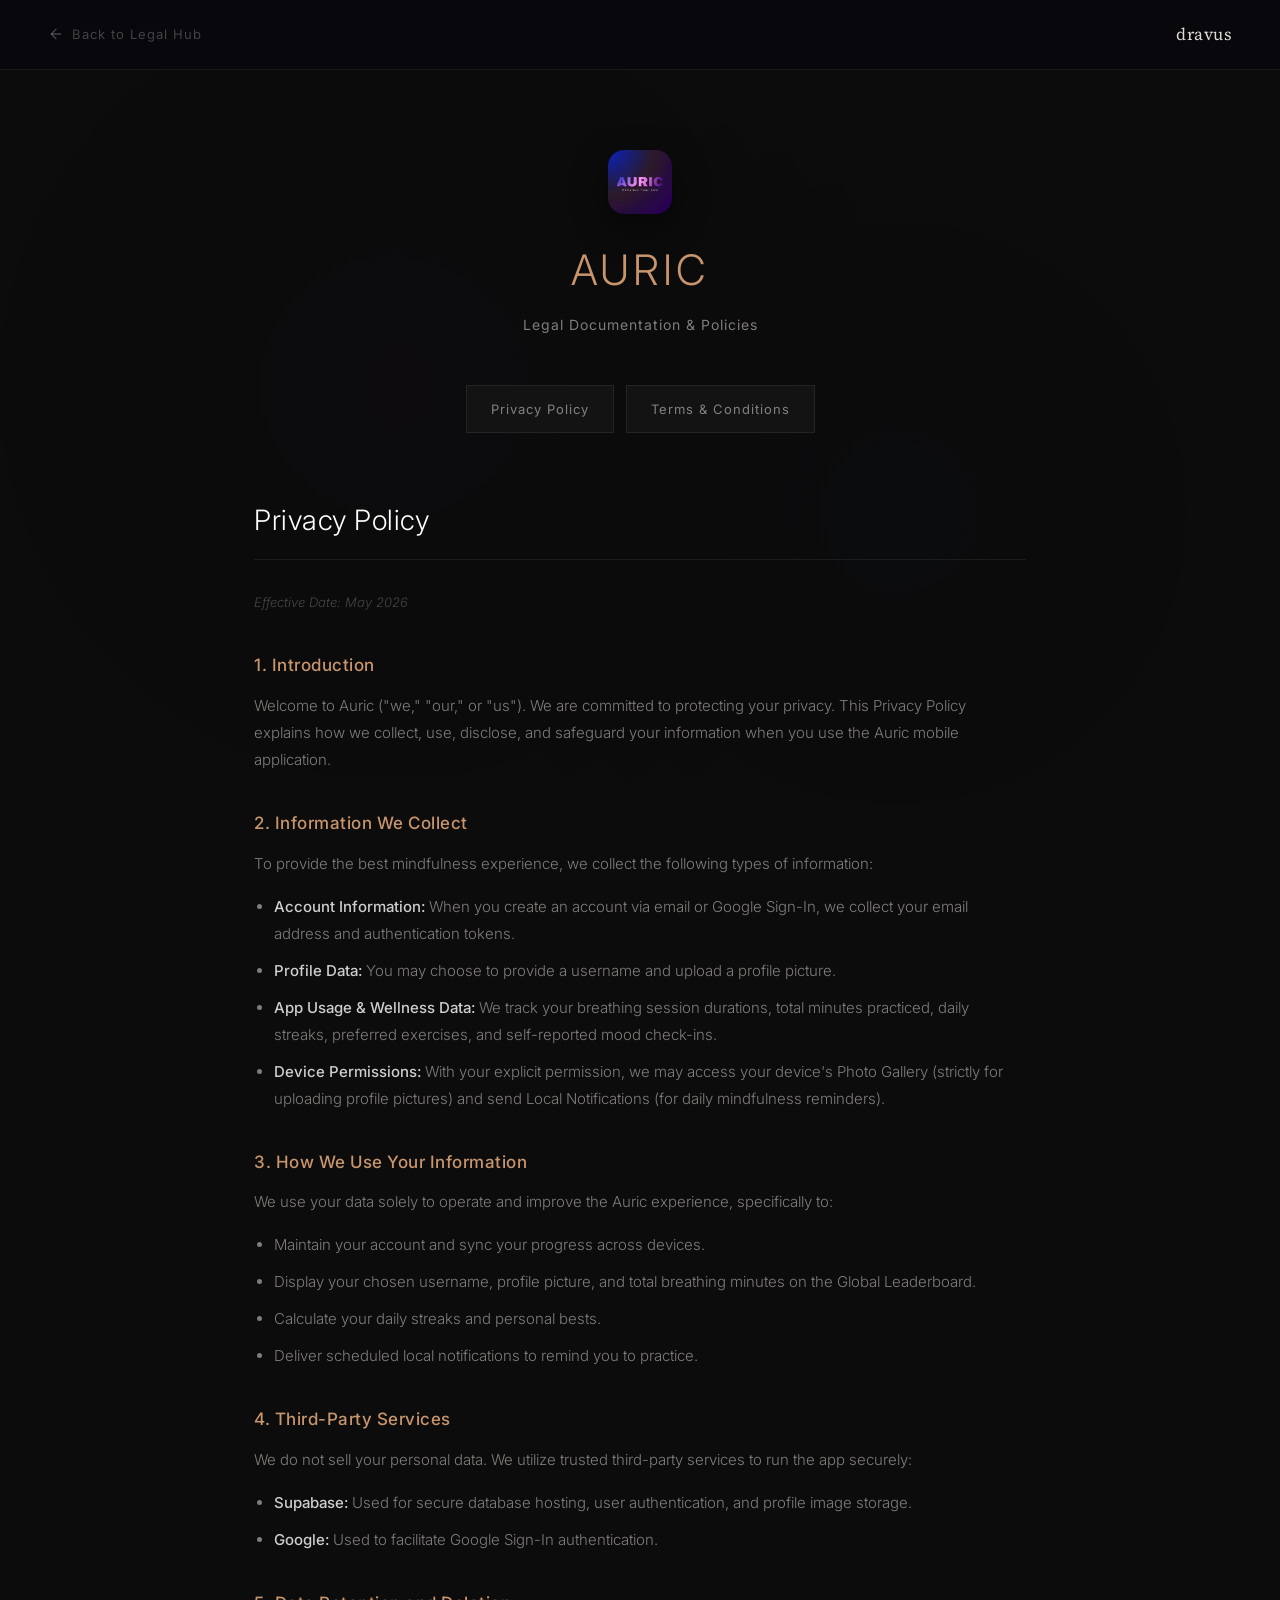
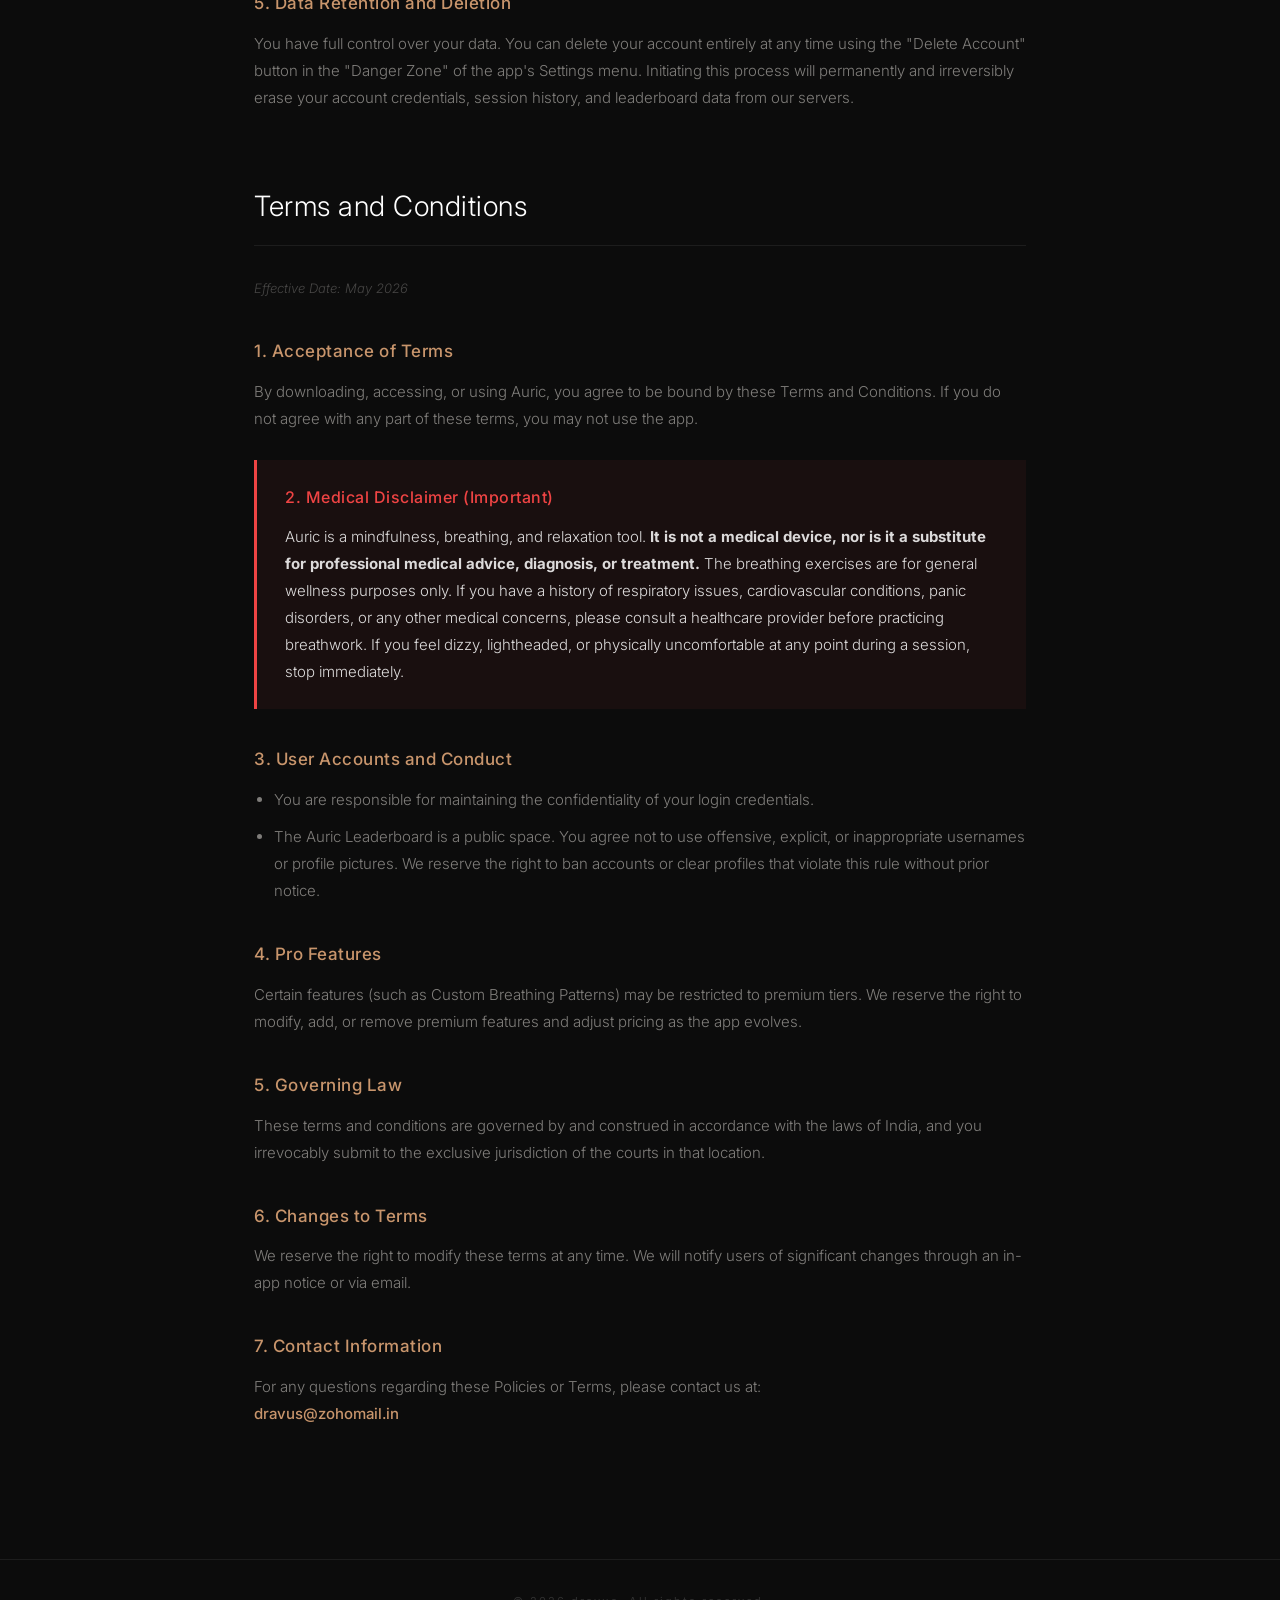
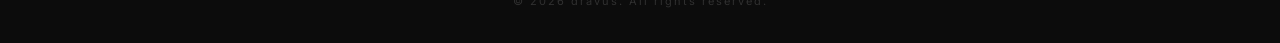
<file: auric-legal.html>
<!DOCTYPE html>
<html lang="en">

<head>
  <meta charset="UTF-8">
  <meta name="viewport" content="width=device-width, initial-scale=1.0">
  <title>AURIC — Privacy Policy & Terms of Service | DRAVUS</title>
  <meta name="description"
    content="Privacy Policy and Terms of Service for the AURIC mindfulness and breathwork application. Learn about data collection, medical disclaimers, and user rights.">
  <meta name="keywords" content="AURIC privacy policy, AURIC terms of service, breathwork app legal, mindfulness app privacy, DRAVUS legal">
  <meta name="robots" content="index, follow">
  <link rel="canonical" href="https://drazoldravus.github.io/developer-home/auric-legal.html" />

  <!-- Open Graph -->
  <meta property="og:type" content="article" />
  <meta property="og:url" content="https://drazoldravus.github.io/developer-home/auric-legal.html" />
  <meta property="og:title" content="AURIC — Privacy Policy & Terms of Service" />
  <meta property="og:description" content="Legal documentation for AURIC mindfulness and breathwork application." />
  <meta property="og:image" content="https://drazoldravus.github.io/developer-home/icon-auric.png" />

  <!-- Favicon -->
  <link rel="icon" type="image/png" href="icon-auric.png">
  <link rel="stylesheet" href="styles.css">
  <style>
    /* ── Auric Legal Specific ── */
    .legal-page {
      min-height: 100vh;
      display: flex;
      flex-direction: column;
    }

    .legal-nav {
      position: sticky;
      top: 0;
      z-index: 100;
      padding: 20px 48px;
      display: flex;
      align-items: center;
      justify-content: space-between;
      background: rgba(6, 6, 14, 0.6);
      backdrop-filter: blur(20px) saturate(1.5);
      border-bottom: 1px solid var(--border);
      animation: slideDown 0.8s ease forwards;
    }

    .back-link {
      display: flex;
      align-items: center;
      gap: 8px;
      font-size: 13px;
      letter-spacing: 1px;
      color: var(--text-muted);
      transition: all 0.3s ease;
    }

    .back-link:hover {
      color: var(--primary);
      transform: translateX(-4px);
    }

    .legal-container {
      max-width: 820px;
      margin: 0 auto;
      padding: 80px 24px 60px;
      width: 100%;
      flex: 1;
    }

    /* ── Title Section ── */
    .title-section {
      text-align: center;
      margin-bottom: 48px;
      animation: fadeInUp 0.8s ease both;
    }

    .title-icon {
      width: 64px;
      height: 64px;
      border-radius: 16px;
      background: var(--bg) url('icon-auric.png') center/cover;
      margin: 0 auto 20px;
      box-shadow: 0 12px 32px rgba(0, 0, 0, 0.5);
    }

    .title-section h1 {
      font-size: clamp(28px, 5vw, 42px);
      font-weight: 300;
      letter-spacing: 4px;
      color: var(--primary);
      margin-bottom: 8px;
    }

    .title-section .subtitle {
      color: var(--text-secondary);
      font-size: 14px;
      letter-spacing: 1px;
    }

    /* ── Nav Pills ── */
    .nav-pills {
      display: flex;
      justify-content: center;
      gap: 12px;
      margin-bottom: 64px;
      animation: fadeInUp 0.8s 0.15s ease both;
      flex-wrap: wrap;
    }

    .nav-pill {
      padding: 12px 24px;
      border-radius: var(--radius-pill);
      background: var(--surface);
      border: 1px solid var(--border);
      font-size: 13px;
      letter-spacing: 1px;
      color: var(--text-secondary);
      transition: all 0.3s ease;
      font-weight: 400;
    }

    .nav-pill:hover {
      border-color: rgba(168, 85, 247, 0.3);
      color: var(--primary);
      background: var(--primary-dim);
      transform: translateY(-2px);
    }

    /* ── Content Sections ── */
    .legal-section {
      margin-bottom: 72px;
      animation: fadeInUp 0.8s 0.3s ease both;
    }

    .legal-section h2 {
      font-size: clamp(22px, 4vw, 28px);
      font-weight: 300;
      color: #fff;
      padding-bottom: 14px;
      margin-bottom: 28px;
      border-bottom: 1px solid var(--border);
      letter-spacing: 0.5px;
    }

    .legal-section h3 {
      font-size: 17px;
      font-weight: 500;
      margin-top: 36px;
      margin-bottom: 12px;
      color: var(--primary);
      letter-spacing: 0.5px;
    }

    .legal-section p {
      color: var(--text-secondary);
      font-size: 15px;
      line-height: 1.8;
      margin-bottom: 16px;
      font-weight: 300;
    }

    .legal-section em {
      color: var(--text-muted);
      font-size: 13px;
    }

    .legal-section ul {
      padding-left: 20px;
      margin-bottom: 16px;
    }

    .legal-section li {
      color: var(--text-secondary);
      font-size: 15px;
      line-height: 1.8;
      margin-bottom: 10px;
      font-weight: 300;
    }

    .legal-section li strong {
      color: rgba(255, 255, 255, 0.8);
      font-weight: 500;
    }

    /* ── Disclaimer Box ── */
    .disclaimer-box {
      background: rgba(239, 68, 68, 0.06);
      border-left: 3px solid #ef4444;
      border-radius: 0 var(--radius-sm) var(--radius-sm) 0;
      padding: 24px 28px;
      margin: 28px 0;
    }

    .disclaimer-box h3 {
      color: #ef4444;
      margin-top: 0;
      font-size: 16px;
    }

    .disclaimer-box p {
      color: rgba(255, 255, 255, 0.85);
      margin-bottom: 0;
    }

    /* ── Contact Link ── */
    .contact-email {
      color: var(--primary);
      text-decoration: none;
      font-weight: 500;
      transition: all 0.3s ease;
      border-bottom: 1px solid transparent;
    }

    .contact-email:hover {
      border-bottom-color: var(--primary);
    }

    /* ── Footer ── */
    .legal-footer {
      text-align: center;
      padding: 32px 24px;
      border-top: 1px solid var(--border);
      margin-top: auto;
    }

    .legal-footer p {
      color: rgba(255, 255, 255, 0.15);
      font-size: 11px;
      letter-spacing: 2px;
    }

    /* ── Responsive ── */
    @media (max-width: 768px) {
      .legal-nav {
        padding: 16px 24px;
      }

      .legal-container {
        padding: 48px 20px 40px;
      }

      .title-section {
        margin-bottom: 36px;
      }

      .nav-pills {
        margin-bottom: 40px;
      }

      .legal-section {
        margin-bottom: 48px;
      }

      .disclaimer-box {
        padding: 20px;
      }
    }
  </style>
</head>

<body>
  <canvas id="bg-canvas"></canvas>

  <div class="legal-page">

    <!-- Nav -->
    <nav class="legal-nav">
      <a href="legal.html" class="back-link">
        <svg width="16" height="16" viewBox="0 0 24 24" fill="none" stroke="currentColor" stroke-width="2"
          stroke-linecap="round" stroke-linejoin="round">
          <path d="M19 12H5" />
          <path d="M12 19l-7-7 7-7" />
        </svg>
        Back to Legal Hub
      </a>
      <div class="nav-logo">dravus</div>
    </nav>

    <!-- Content -->
    <div class="legal-container">

      <div class="title-section">
        <div class="title-icon"></div>
        <h1>AURIC</h1>
        <p class="subtitle">Legal Documentation & Policies</p>
      </div>

      <div class="nav-pills">
        <a href="#privacy" class="nav-pill">Privacy Policy</a>
        <a href="#terms" class="nav-pill">Terms & Conditions</a>
      </div>

      <!-- Privacy Policy -->
      <section class="legal-section" id="privacy">
        <h2>Privacy Policy</h2>
        <p><em>Effective Date: May 2026</em></p>

        <h3>1. Introduction</h3>
        <p>Welcome to Auric ("we," "our," or "us"). We are committed to protecting your privacy. This Privacy Policy
          explains how we collect, use, disclose, and safeguard your information when you use the Auric mobile
          application.</p>

        <h3>2. Information We Collect</h3>
        <p>To provide the best mindfulness experience, we collect the following types of information:</p>
        <ul>
          <li><strong>Account Information:</strong> When you create an account via email or Google Sign-In, we collect
            your email address and authentication tokens.</li>
          <li><strong>Profile Data:</strong> You may choose to provide a username and upload a profile picture.</li>
          <li><strong>App Usage & Wellness Data:</strong> We track your breathing session durations, total minutes
            practiced, daily streaks, preferred exercises, and self-reported mood check-ins.</li>
          <li><strong>Device Permissions:</strong> With your explicit permission, we may access your device's Photo
            Gallery (strictly for uploading profile pictures) and send Local Notifications (for daily mindfulness
            reminders).</li>
        </ul>

        <h3>3. How We Use Your Information</h3>
        <p>We use your data solely to operate and improve the Auric experience, specifically to:</p>
        <ul>
          <li>Maintain your account and sync your progress across devices.</li>
          <li>Display your chosen username, profile picture, and total breathing minutes on the Global Leaderboard.</li>
          <li>Calculate your daily streaks and personal bests.</li>
          <li>Deliver scheduled local notifications to remind you to practice.</li>
        </ul>

        <h3>4. Third-Party Services</h3>
        <p>We do not sell your personal data. We utilize trusted third-party services to run the app securely:</p>
        <ul>
          <li><strong>Supabase:</strong> Used for secure database hosting, user authentication, and profile image
            storage.</li>
          <li><strong>Google:</strong> Used to facilitate Google Sign-In authentication.</li>
        </ul>

        <h3>5. Data Retention and Deletion</h3>
        <p>You have full control over your data. You can delete your account entirely at any time using the "Delete
          Account" button in the "Danger Zone" of the app's Settings menu. Initiating this process will permanently and
          irreversibly erase your account credentials, session history, and leaderboard data from our servers.</p>
      </section>

      <!-- Terms & Conditions -->
      <section class="legal-section" id="terms">
        <h2>Terms and Conditions</h2>
        <p><em>Effective Date: May 2026</em></p>

        <h3>1. Acceptance of Terms</h3>
        <p>By downloading, accessing, or using Auric, you agree to be bound by these Terms and Conditions. If you do
          not agree with any part of these terms, you may not use the app.</p>

        <div class="disclaimer-box">
          <h3>2. Medical Disclaimer (Important)</h3>
          <p>Auric is a mindfulness, breathing, and relaxation tool. <strong>It is not a medical device, nor is it a
              substitute for professional medical advice, diagnosis, or treatment.</strong> The breathing exercises are
            for general wellness purposes only. If you have a history of respiratory issues, cardiovascular conditions,
            panic disorders, or any other medical concerns, please consult a healthcare provider before practicing
            breathwork. If you feel dizzy, lightheaded, or physically uncomfortable at any point during a session, stop
            immediately.</p>
        </div>

        <h3>3. User Accounts and Conduct</h3>
        <ul>
          <li>You are responsible for maintaining the confidentiality of your login credentials.</li>
          <li>The Auric Leaderboard is a public space. You agree not to use offensive, explicit, or inappropriate
            usernames or profile pictures. We reserve the right to ban accounts or clear profiles that violate this rule
            without prior notice.</li>
        </ul>

        <h3>4. Pro Features</h3>
        <p>Certain features (such as Custom Breathing Patterns) may be restricted to premium tiers. We reserve the right
          to modify, add, or remove premium features and adjust pricing as the app evolves.</p>

        <h3>5. Governing Law</h3>
        <p>These terms and conditions are governed by and construed in accordance with the laws of India, and you
          irrevocably submit to the exclusive jurisdiction of the courts in that location.</p>

        <h3>6. Changes to Terms</h3>
        <p>We reserve the right to modify these terms at any time. We will notify users of significant changes through
          an in-app notice or via email.</p>

        <h3>7. Contact Information</h3>
        <p>For any questions regarding these Policies or Terms, please contact us at:<br>
          <a href="mailto:dravus@zohomail.in" class="contact-email">dravus@zohomail.in</a>
        </p>
      </section>

    </div>

    <footer class="legal-footer">
      <p>&copy; 2026 dravus. All rights reserved.</p>
    </footer>

  </div>

  <!-- Minimal canvas BG -->
  <script>
    const cvs = document.getElementById('bg-canvas'), ctx = cvs.getContext('2d');
    let w = cvs.width = innerWidth, h = cvs.height = innerHeight, t = 0;
    const orbs = [
      { bx: .3, by: .4, r: .4, c: [128, 40, 200], a: .06, p: 0 },
      { bx: .7, by: .6, r: .35, c: [59, 130, 246], a: .04, p: 3 }
    ];
    function draw() {
      t += .003; ctx.clearRect(0, 0, w, h);
      orbs.forEach(o => {
        const x = o.bx * w + Math.sin(t + o.p) * w * .04;
        const y = o.by * h + Math.cos(t + o.p) * h * .03;
        const r = Math.max(20, o.r * w);
        const g = ctx.createRadialGradient(x, y, 0, x, y, r);
        g.addColorStop(0, `rgba(${o.c.join(',')},${o.a})`);
        g.addColorStop(1, 'transparent');
        ctx.beginPath(); ctx.fillStyle = g; ctx.arc(x, y, r, 0, Math.PI * 2); ctx.fill();
      });
      requestAnimationFrame(draw);
    }
    draw();
    addEventListener('resize', () => { w = cvs.width = innerWidth; h = cvs.height = innerHeight; });
  </script>
</body>

</html>
</file>
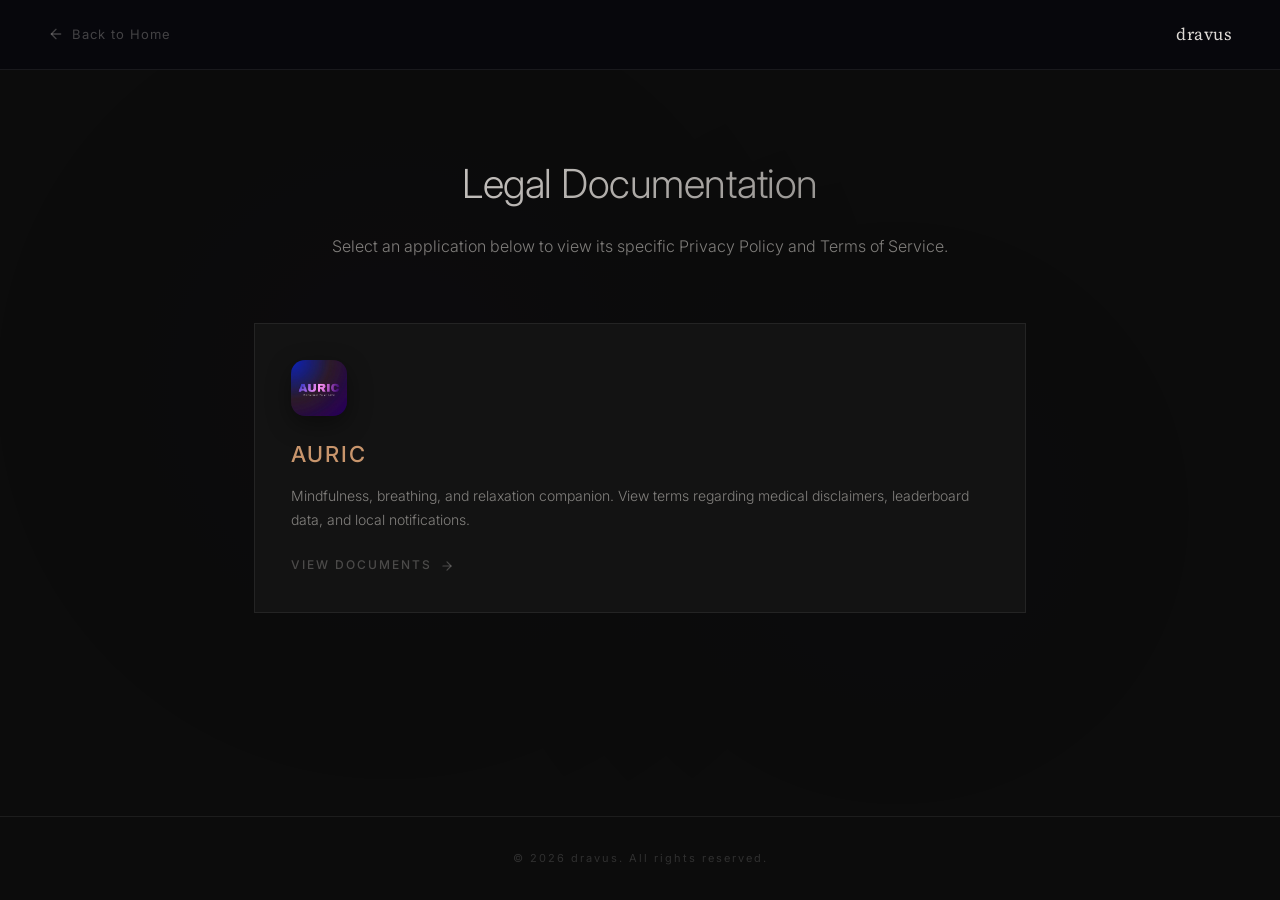
<file: legal.html>
<!DOCTYPE html>
<html lang="en">

<head>
  <meta charset="UTF-8">
  <meta name="viewport" content="width=device-width, initial-scale=1.0">
  <title>Legal Documentation — DRAVUS | Privacy Policy & Terms</title>
  <meta name="description" content="Legal documentation hub for all DRAVUS applications. View privacy policies and terms of service for AURIC, LUMIO, and other apps.">
  <meta name="keywords" content="DRAVUS legal, privacy policy, terms of service, AURIC privacy, LUMIO privacy, app legal documents">
  <meta name="robots" content="index, follow">
  <link rel="canonical" href="https://drazoldravus.github.io/developer-home/legal.html" />

  <!-- Open Graph -->
  <meta property="og:type" content="website" />
  <meta property="og:url" content="https://drazoldravus.github.io/developer-home/legal.html" />
  <meta property="og:title" content="Legal Documentation — DRAVUS" />
  <meta property="og:description" content="Privacy policies and terms of service for all DRAVUS applications." />
  <meta property="og:image" content="https://drazoldravus.github.io/developer-home/icon.png" />

  <!-- Favicon -->
  <link rel="icon" type="image/png" href="icon.png">
  <link rel="stylesheet" href="styles.css">
  <style>
    /* ── Legal Hub Specific ── */
    .legal-page {
      min-height: 100vh;
      display: flex;
      flex-direction: column;
    }

    .legal-nav {
      position: sticky;
      top: 0;
      z-index: 100;
      padding: 20px 48px;
      display: flex;
      align-items: center;
      justify-content: space-between;
      background: rgba(6, 6, 14, 0.6);
      backdrop-filter: blur(20px) saturate(1.5);
      border-bottom: 1px solid var(--border);
      animation: slideDown 0.8s ease forwards;
    }

    .back-link {
      display: flex;
      align-items: center;
      gap: 8px;
      font-size: 13px;
      letter-spacing: 1px;
      color: var(--text-muted);
      transition: all 0.3s ease;
    }

    .back-link:hover {
      color: var(--primary);
      transform: translateX(-4px);
    }

    .back-link svg {
      transition: transform 0.3s ease;
    }

    .back-link:hover svg {
      transform: translateX(-3px);
    }

    .legal-container {
      max-width: 820px;
      margin: 0 auto;
      padding: 80px 24px 60px;
      width: 100%;
      flex: 1;
    }

    .legal-header {
      text-align: center;
      margin-bottom: 64px;
      animation: fadeInUp 0.8s ease both;
    }

    .legal-header h1 {
      font-size: clamp(28px, 5vw, 40px);
      font-weight: 300;
      letter-spacing: -0.5px;
      margin-bottom: 16px;
      background: linear-gradient(135deg, var(--text), var(--text-secondary));
      -webkit-background-clip: text;
      -webkit-text-fill-color: transparent;
      background-clip: text;
    }

    .legal-header p {
      color: var(--text-secondary);
      font-size: 16px;
      line-height: 1.6;
      font-weight: 300;
    }

    .app-grid {
      display: grid;
      grid-template-columns: repeat(auto-fit, minmax(300px, 1fr));
      gap: 24px;
    }

    .legal-app-card {
      background: var(--surface);
      border: 1px solid var(--border);
      border-radius: var(--radius-md);
      padding: 36px;
      display: flex;
      flex-direction: column;
      transition: all 0.4s cubic-bezier(0.16, 1, 0.3, 1);
      animation: fadeInUp 0.8s 0.2s ease both;
      position: relative;
      overflow: hidden;
    }

    .legal-app-card::before {
      content: '';
      position: absolute;
      top: 0;
      left: 0;
      right: 0;
      height: 2px;
      background: linear-gradient(90deg, transparent, var(--primary), transparent);
      opacity: 0;
      transition: opacity 0.4s ease;
    }

    .legal-app-card:hover {
      transform: translateY(-6px);
      border-color: rgba(168, 85, 247, 0.25);
      box-shadow: 0 16px 48px rgba(168, 85, 247, 0.08);
    }

    .legal-app-card:hover::before {
      opacity: 1;
    }

    .card-icon {
      width: 56px;
      height: 56px;
      border-radius: 14px;
      margin-bottom: 20px;
      box-shadow: 0 8px 24px rgba(0, 0, 0, 0.4);
    }

    .legal-app-card:nth-child(1) .card-icon {
      background: var(--bg) url('icon-auric.png') center/cover;
    }

    .legal-app-card h2 {
      font-size: 22px;
      font-weight: 500;
      letter-spacing: 2px;
      margin-bottom: 10px;
      color: var(--primary);
    }

    .legal-app-card p {
      color: var(--text-secondary);
      font-size: 14px;
      line-height: 1.7;
      font-weight: 300;
      flex-grow: 1;
      margin-bottom: 24px;
    }

    .card-action {
      display: flex;
      align-items: center;
      gap: 8px;
      font-size: 12px;
      letter-spacing: 2px;
      color: var(--text-muted);
      text-transform: uppercase;
      font-weight: 500;
      transition: all 0.3s ease;
    }

    .card-action svg {
      transition: transform 0.3s ease;
    }

    .legal-app-card:hover .card-action {
      color: var(--primary);
    }

    .legal-app-card:hover .card-action svg {
      transform: translateX(4px);
    }

    /* ── Legal Footer ── */
    .legal-footer {
      text-align: center;
      padding: 32px 24px;
      border-top: 1px solid var(--border);
      margin-top: auto;
    }

    .legal-footer p {
      color: rgba(255, 255, 255, 0.15);
      font-size: 11px;
      letter-spacing: 2px;
    }

    @media (max-width: 768px) {
      .legal-nav {
        padding: 16px 24px;
      }

      .legal-container {
        padding: 48px 20px 40px;
      }

      .legal-header {
        margin-bottom: 40px;
      }

      .legal-app-card {
        padding: 28px;
      }
    }
  </style>
</head>

<body>
  <canvas id="bg-canvas"></canvas>

  <div class="legal-page">

    <!-- Nav -->
    <nav class="legal-nav">
      <a href="index.html" class="back-link">
        <svg width="16" height="16" viewBox="0 0 24 24" fill="none" stroke="currentColor" stroke-width="2"
          stroke-linecap="round" stroke-linejoin="round">
          <path d="M19 12H5" />
          <path d="M12 19l-7-7 7-7" />
        </svg>
        Back to Home
      </a>
      <div class="nav-logo">dravus</div>
    </nav>

    <!-- Content -->
    <div class="legal-container">
      <header class="legal-header">
        <h1>Legal Documentation</h1>
        <p>Select an application below to view its specific Privacy Policy and Terms of Service.</p>
      </header>

      <div class="app-grid">
        <a href="auric-legal.html" class="legal-app-card">
          <div class="card-icon"></div>
          <h2>AURIC</h2>
          <p>Mindfulness, breathing, and relaxation companion. View terms regarding medical disclaimers, leaderboard
            data, and local notifications.</p>
          <div class="card-action">
            View Documents
            <svg width="14" height="14" viewBox="0 0 24 24" fill="none" stroke="currentColor" stroke-width="2"
              stroke-linecap="round" stroke-linejoin="round">
              <path d="M5 12h14" />
              <path d="M12 5l7 7-7 7" />
            </svg>
          </div>
        </a>
      </div>
    </div>

    <footer class="legal-footer">
      <p>&copy; 2026 dravus. All rights reserved.</p>
    </footer>

  </div>

  <!-- Minimal canvas BG for consistency -->
  <script>
    const cvs = document.getElementById('bg-canvas'), ctx = cvs.getContext('2d');
    let w = cvs.width = innerWidth, h = cvs.height = innerHeight, t = 0;
    const orbs = [
      { bx: .3, by: .4, r: .4, c: [128, 40, 200], a: .06, p: 0 },
      { bx: .7, by: .6, r: .35, c: [59, 130, 246], a: .04, p: 3 }
    ];
    function draw() {
      t += .003; ctx.clearRect(0, 0, w, h);
      orbs.forEach(o => {
        const x = o.bx * w + Math.sin(t + o.p) * w * .04;
        const y = o.by * h + Math.cos(t + o.p) * h * .03;
        const r = Math.max(20, o.r * w);
        const g = ctx.createRadialGradient(x, y, 0, x, y, r);
        g.addColorStop(0, `rgba(${o.c.join(',')},${o.a})`);
        g.addColorStop(1, 'transparent');
        ctx.beginPath(); ctx.fillStyle = g; ctx.arc(x, y, r, 0, Math.PI * 2); ctx.fill();
      });
      requestAnimationFrame(draw);
    }
    draw();
    addEventListener('resize', () => { w = cvs.width = innerWidth; h = cvs.height = innerHeight; });
  </script>
</body>

</html>
</file>
<file: styles.css>
/* ══════════════════════════════════════
   DRAZOLMAKES — STYLES
   ══════════════════════════════════════ */
@import url('https://fonts.googleapis.com/css2?family=Source+Serif+4:ital,opsz,wght@0,8..60,300;0,8..60,400;0,8..60,600;1,8..60,400&family=Inter:wght@300;400;500&display=swap');

:root {
  --bg: #0c0c0c;
  --surface: #131313;
  --surface-hover: #191919;
  --border: rgba(255,255,255,0.07);
  --border-hover: rgba(255,255,255,0.13);
  --primary: #c8956c;
  --primary-dim: rgba(200,149,108,0.08);
  --green: #6b8f71;
  --text: #dedad6;
  --text-secondary: rgba(222,218,214,0.55);
  --text-muted: rgba(222,218,214,0.28);
  --font-heading: 'Source Serif 4', Georgia, serif;
  --font-body: 'Inter', -apple-system, BlinkMacSystemFont, 'Segoe UI', sans-serif;
}

/* ── RESET ── */
*, *::before, *::after { margin:0; padding:0; box-sizing:border-box; }
html { scroll-behavior:smooth; scroll-padding-top:80px; }
body {
  background:var(--bg);
  color:var(--text);
  font-family:var(--font-body);
  min-height:100vh;
  overflow-x:hidden;
  line-height:1.7;
  font-size:15px;
  font-weight:400;
  -webkit-font-smoothing:antialiased;
  -moz-osx-font-smoothing:grayscale;
}
a { color:inherit; text-decoration:none; }
button { font-family:var(--font-body); border:none; background:none; cursor:pointer; color:inherit; }
img { display:block; max-width:100%; }

/* ── CANVAS BG ── */
#bg-canvas {
  position:fixed; inset:0; width:100%; height:100%;
  z-index:-1; pointer-events:none;
  opacity:0.3;
}
.page { position:relative; z-index:1; }

/* ── CURSOR (hidden — JS removed) ── */
.cursor-dot, .cursor-glow { display:none !important; }

/* ══════════════
   ANIMATIONS — intentionally minimal
   ══════════════ */
@keyframes fadeInUp {
  from { opacity:0; transform:translateY(16px); }
  to { opacity:1; transform:translateY(0); }
}
@keyframes fadeIn {
  from { opacity:0; }
  to { opacity:1; }
}
@keyframes marqueeScroll {
  0% { transform:translateX(0); }
  100% { transform:translateX(-50%); }
}
@keyframes scrollWheel {
  0% { opacity:1; transform:translateY(0); }
  100% { opacity:0; transform:translateY(10px); }
}

/* Scroll reveal */
.reveal {
  opacity:0;
  transform:translateY(16px);
  transition:opacity 0.7s ease, transform 0.7s ease;
}
.reveal.active {
  opacity:1;
  transform:translateY(0);
}

/* ══════════════
   NAVIGATION
   ══════════════ */
.nav {
  position:sticky; top:0; z-index:100;
  padding:20px 48px;
  display:flex; align-items:center; justify-content:space-between;
  background:rgba(12,12,12,0.92);
  border-bottom:1px solid var(--border);
}
.nav-logo {
  font-family:var(--font-heading);
  font-size:17px;
  font-weight:400;
  letter-spacing:0.5px;
  color:var(--text);
  display:flex;
  align-items:center;
  gap:10px;
}
.nav-logo-icon {
  width:24px;
  height:24px;
  border-radius:6px;
}
.nav-links { display:flex; gap:32px; align-items:center; }
.nav-link {
  font-size:12px;
  letter-spacing:1.5px;
  text-transform:uppercase;
  color:var(--text-muted);
  transition:color 0.3s ease;
  position:relative;
  padding:4px 0;
}
.nav-link::after {
  content:'';
  position:absolute;
  bottom:-2px; left:0;
  width:0; height:1px;
  background:var(--primary);
  transition:width 0.3s ease;
}
.nav-link:hover { color:var(--text); }
.nav-link:hover::after,
.nav-link.active::after { width:100%; }
.nav-link.active { color:var(--primary); }

/* Hamburger */
.hamburger {
  display:none;
  flex-direction:column;
  gap:5px; padding:8px;
  cursor:pointer; z-index:201;
}
.hamburger span {
  display:block; width:20px; height:1.5px;
  background:var(--text-secondary);
  transition:all 0.3s ease;
}
.hamburger.open span:nth-child(1) { transform:rotate(45deg) translate(5px,5px); }
.hamburger.open span:nth-child(2) { opacity:0; }
.hamburger.open span:nth-child(3) { transform:rotate(-45deg) translate(5px,-5px); }

/* Mobile overlay */
.mobile-overlay {
  display:none;
  position:fixed; inset:0; z-index:200;
  background:rgba(12,12,12,0.97);
  flex-direction:column;
  align-items:center;
  justify-content:center;
  gap:36px;
  opacity:0;
  pointer-events:none;
  transition:opacity 0.3s ease;
}
.mobile-overlay.open { opacity:1; pointer-events:all; }
.mobile-overlay a {
  font-family:var(--font-heading);
  font-size:22px;
  font-weight:300;
  color:var(--text-secondary);
  transition:color 0.3s ease;
}
.mobile-overlay a:hover { color:var(--primary); }

/* ══════════════
   HERO
   ══════════════ */
@keyframes phoneFloat {
  0%, 100% { transform:translateY(0); }
  50% { transform:translateY(-14px); }
}

.hero {
  min-height:85vh;
  display:flex;
  align-items:center;
  justify-content:space-between;
  gap:64px;
  padding:120px 48px 80px;
  max-width:1200px;
  margin:0 auto;
  position:relative;
}
.hero-content {
  flex:1;
  text-align:left;
  max-width:540px;
}
.hero-tag {
  font-size:12px;
  letter-spacing:3px;
  color:var(--text-muted);
  text-transform:uppercase;
  margin-bottom:32px;
  animation:fadeIn 0.8s 0.2s both;
}
.hero h1 {
  font-family:var(--font-heading);
  font-size:clamp(36px, 5.5vw, 64px);
  font-weight:300;
  line-height:1.15;
  letter-spacing:-0.5px;
  margin-bottom:28px;
  color:var(--text);
  animation:fadeInUp 0.8s 0.3s both;
}
/* Replaces animated gradient text with a solid warm accent + italic */
.hero h1 .gradient-text {
  color:var(--primary);
  font-style:italic;
  font-weight:400;
}
.hero-desc {
  font-size:16px;
  font-weight:300;
  color:var(--text-secondary);
  max-width:460px;
  line-height:1.85;
  margin-bottom:40px;
  animation:fadeInUp 0.8s 0.5s both;
}

/* ── PHONE MOCKUP ── */
@keyframes phoneEntrance {
  0% {
    opacity:0;
    transform:translateY(80px) rotateX(8deg) scale(0.92);
  }
  60% {
    opacity:1;
    transform:translateY(-8px) rotateX(-1deg) scale(1.01);
  }
  80% {
    transform:translateY(3px) rotateX(0.5deg) scale(0.995);
  }
  100% {
    opacity:1;
    transform:translateY(0) rotateX(0) scale(1);
  }
}
@keyframes phoneFloat {
  0%, 100% { transform:translateY(0); }
  50% { transform:translateY(-12px); }
}
@keyframes slideAuric {
  0%, 42%  { opacity:1; }
  50%, 92% { opacity:0; }
  100%     { opacity:1; }
}
@keyframes slideLumio {
  0%, 42%  { opacity:0; }
  50%, 92% { opacity:1; }
  100%     { opacity:0; }
}

.hero-phone {
  flex-shrink:0;
  perspective:800px;
  animation:phoneEntrance 1.2s cubic-bezier(0.16, 1, 0.3, 1) 0.3s both;
}
.phone-frame {
  width:260px;
  height:520px;
  background:#0a0a0a;
  border-radius:36px;
  border:2px solid rgba(255,255,255,0.08);
  padding:12px;
  position:relative;
  box-shadow:
    0 24px 80px rgba(0,0,0,0.5),
    0 0 0 1px rgba(255,255,255,0.03) inset;
  animation:phoneFloat 5s ease-in-out 1.5s infinite;
}
.phone-notch {
  width:100px;
  height:24px;
  background:#0a0a0a;
  border-radius:0 0 16px 16px;
  position:absolute;
  top:12px;
  left:50%;
  transform:translateX(-50%);
  z-index:2;
  border:1px solid rgba(255,255,255,0.04);
  border-top:none;
}
.phone-screen {
  width:100%;
  height:100%;
  background:linear-gradient(180deg, #111 0%, #0c0c0c 100%);
  border-radius:26px;
  overflow:hidden;
  position:relative;
}

/* Slides — stacked, synced crossfade */
.phone-slide {
  position:absolute;
  inset:0;
  display:flex;
  flex-direction:column;
  align-items:center;
  justify-content:center;
  gap:14px;
}
.phone-slide--auric {
  animation:slideAuric 8s ease-in-out infinite;
}
.phone-slide--lumio {
  opacity:0;
  animation:slideLumio 8s ease-in-out infinite;
}

.phone-app-icon {
  width:56px;
  height:56px;
  border-radius:14px;
  background:var(--bg) url('icon.png') center/cover;
  box-shadow:0 4px 20px rgba(0,0,0,0.4);
}
.phone-app-icon--auric {
  background:var(--bg) url('icon-auric.png') center/cover;
}
.phone-app-icon--lumio {
  background:var(--bg) url('icon-lumio.png') center/cover;
}
.phone-app-name {
  font-family:var(--font-heading);
  font-size:22px;
  font-weight:400;
  letter-spacing:3px;
  color:var(--text);
}
.phone-app-tagline {
  font-size:10px;
  letter-spacing:2px;
  color:var(--text-muted);
  text-transform:lowercase;
}
.phone-ui-bar {
  width:70%;
  height:6px;
  background:rgba(255,255,255,0.04);
  border-radius:3px;
  margin-top:20px;
}
.phone-ui-bar--short {
  width:45%;
  margin-top:8px;
}
.phone-ui-bar--accent {
  width:55%;
  margin-top:8px;
  background:var(--primary-dim);
  border:1px solid rgba(200,149,108,0.1);
}

/* ══════════════
   SECTIONS
   ══════════════ */
.section { padding:100px 48px; }
.section-label {
  font-size:11px;
  letter-spacing:4px;
  color:var(--text-muted);
  text-align:center;
  margin-bottom:56px;
  text-transform:uppercase;
  font-weight:500;
}
.divider {
  height:1px;
  background:var(--border);
  margin:0 48px;
}

/* ══════════════
   APP SHOWCASE
   ══════════════ */
.app-showcase-wrapper {
  display:flex;
  align-items:flex-start;
  gap:40px;
  max-width:1200px;
  margin:0 auto;
}
.app-cards-grid {
  flex:2;
  display:grid;
  grid-template-columns:repeat(2, 1fr);
  gap:24px;
}

.app-card {
  display:flex;
  flex-direction:column;
  gap:24px;
  padding:32px;
  border:1px solid var(--border);
  border-radius:3px;
  background:var(--surface);
  transition:border-color 0.3s ease, background 0.3s ease;
}
.app-card:hover {
  background:var(--surface-hover);
  border-color:var(--border-hover);
}

.app-icon {
  width:56px; height:56px;
  border-radius:12px;
  flex-shrink:0;
  background:var(--bg) url('icon.png') center/cover;
  box-shadow:0 2px 8px rgba(0,0,0,0.3);
}
.app-icon--auric {
  background:var(--bg) url('icon-auric.png') center/cover;
}
.app-icon--lumio {
  background:var(--bg) url('icon-lumio.png') center/cover;
}

.app-info { flex:1; }
.app-name {
  font-family:var(--font-heading);
  font-size:22px;
  font-weight:400;
  letter-spacing:2px;
  margin-bottom:12px;
  display:flex;
  align-items:center;
  gap:12px;
  flex-wrap:wrap;
}
.app-status {
  display:inline-flex;
  align-items:center;
  gap:5px;
  font-family:var(--font-body);
  font-size:9px;
  letter-spacing:2px;
  font-weight:500;
  color:var(--green);
  background:rgba(107,143,113,0.1);
  padding:3px 8px;
  border-radius:2px;
}
.status-dot {
  width:5px; height:5px;
  border-radius:50%;
  background:var(--green);
}
.app-desc {
  font-size:14px;
  color:var(--text-secondary);
  line-height:1.75;
  font-weight:300;
  margin-bottom:24px;
}

.feature-grid {
  display:grid;
  grid-template-columns:1fr 1fr;
  gap:10px;
  margin-bottom:28px;
}
.feature-item {
  display:flex;
  align-items:center;
  gap:8px;
  font-size:12px;
  color:rgba(222,218,214,0.55);
  font-weight:400;
}
.feature-icon {
  width:22px; height:22px;
  border-radius:3px;
  display:flex;
  align-items:center;
  justify-content:center;
  background:var(--primary-dim);
  color:var(--primary);
  flex-shrink:0;
}
.feature-icon--lumio {
  background:var(--primary-dim);
  color:var(--primary);
}

.download-btn {
  display:inline-flex;
  align-items:center;
  gap:8px;
  padding:11px 22px;
  border-radius:3px;
  background:var(--primary-dim);
  border:1px solid rgba(200,149,108,0.18);
  color:var(--text);
  font-size:11px;
  letter-spacing:2px;
  font-weight:500;
  transition:border-color 0.3s ease, background 0.3s ease;
}
.download-btn:hover {
  background:rgba(200,149,108,0.14);
  border-color:rgba(200,149,108,0.35);
}
.download-btn {
  -webkit-touch-callout:none;
  -webkit-user-select:none;
  -moz-user-select:none;
  -ms-user-select:none;
  user-select:none;
  touch-action:manipulation;
}
.download-btn--lumio {
  /* Unified style — no separate treatment */
}

/* Reviews */
.reviews-column {
  flex:0.8;
  display:flex;
  flex-direction:column;
  gap:16px;
}
.review-bubble {
  background:var(--surface);
  border:1px solid var(--border);
  border-radius:3px;
  padding:20px;
}
.review-stars {
  color:var(--primary);
  font-size:10px;
  margin-bottom:8px;
  letter-spacing:2px;
}
.review-text {
  font-size:13px;
  font-weight:300;
  color:rgba(255,255,255,0.7);
  line-height:1.7;
  margin-bottom:8px;
  font-style:italic;
}
.review-user {
  font-size:10px;
  color:var(--primary);
  letter-spacing:1px;
  font-weight:500;
}

/* ══════════════
   LEADERBOARD
   ══════════════ */
.leaderboard-wrapper {
  max-width:560px;
  margin:0 auto;
  background:var(--surface);
  border:1px solid var(--border);
  border-radius:3px;
  padding:32px;
}
.lb-header {
  display:flex;
  justify-content:space-between;
  align-items:center;
  margin-bottom:20px;
}
.lb-title {
  font-family:var(--font-heading);
  font-size:16px;
  font-weight:400;
  color:var(--text);
}
.lb-live-badge {
  display:flex;
  align-items:center;
  gap:5px;
  font-size:9px;
  font-weight:500;
  color:var(--green);
  letter-spacing:2px;
  background:rgba(107,143,113,0.08);
  padding:3px 10px;
  border-radius:2px;
}
.lb-live-badge.offline {
  color:var(--text-muted);
  background:rgba(255,255,255,0.03);
}
.lb-live-dot {
  width:5px; height:5px;
  background:var(--green);
  border-radius:50%;
}

.lb-tabs {
  display:flex;
  gap:24px;
  margin-bottom:24px;
  border-bottom:1px solid var(--border);
  padding-bottom:12px;
}
.lb-tab {
  font-size:11px;
  letter-spacing:2px;
  color:var(--text-muted);
  cursor:pointer;
  transition:color 0.3s ease;
  padding-bottom:4px;
  position:relative;
  font-weight:500;
}
.lb-tab:hover { color:var(--text-secondary); }
.lb-tab.active { color:var(--primary); }
.lb-tab.active::after {
  content:'';
  position:absolute;
  bottom:-13px; left:0;
  width:100%; height:1px;
  background:var(--primary);
}

.lb-row {
  display:flex;
  align-items:center;
  padding:12px 0;
  border-bottom:1px solid rgba(255,255,255,0.03);
}
.lb-row:last-child { border-bottom:none; }
.lb-row:hover {
  background:rgba(255,255,255,0.015);
  padding-left:4px;
  margin-left:-4px;
}
.lb-rank {
  font-size:13px;
  color:var(--primary);
  font-weight:500;
  width:36px;
}
.lb-user {
  font-size:14px;
  color:rgba(255,255,255,0.65);
  font-weight:300;
  flex:1;
}
.lb-score {
  font-size:12px;
  color:var(--text-secondary);
  font-weight:500;
  letter-spacing:1px;
}
.lb-loading {
  font-size:12px;
  color:var(--text-muted);
  letter-spacing:1px;
  padding:20px 0;
  text-align:center;
}

/* ══════════════
   FOOTER
   ══════════════ */
.main-footer {
  text-align:center;
  padding:48px 24px 36px;
  border-top:1px solid var(--border);
  margin-top:40px;
}
.footer-logo {
  display:flex;
  align-items:center;
  justify-content:center;
  gap:10px;
  margin-bottom:20px;
  font-family:var(--font-heading);
  font-size:17px;
  font-weight:400;
  letter-spacing:0.5px;
  color:var(--text);
}
.footer-logo-icon {
  width:28px;
  height:28px;
  border-radius:7px;
}
.footer-built {
  font-size:10px;
  letter-spacing:3px;
  color:var(--text-muted);
  margin-bottom:20px;
  display:flex;
  align-items:center;
  justify-content:center;
  gap:8px;
}
.footer-links {
  display:flex;
  justify-content:center;
  gap:24px;
  margin-bottom:14px;
  flex-wrap:wrap;
}
.footer-links a {
  color:var(--text-muted);
  font-size:12px;
  letter-spacing:1px;
  transition:color 0.3s ease;
}
.footer-links a:hover { color:var(--primary); }
.copyright {
  color:rgba(255,255,255,0.1);
  font-size:10px;
  letter-spacing:1px;
}

/* ══════════════
   SCROLL PROGRESS BAR
   ══════════════ */
#scroll-progress {
  position:fixed;
  top:0; left:0;
  height:1px;
  width:0%;
  background:var(--primary);
  z-index:9999;
  pointer-events:none;
  transition:width 60ms linear;
  opacity:0.6;
}

/* ══════════════
   NOISE OVERLAY
   ══════════════ */
.noise-overlay {
  position:fixed; inset:0;
  z-index:9998;
  pointer-events:none;
  opacity:0.045;
  mix-blend-mode:overlay;
  background-image:url("data:image/svg+xml,%3Csvg viewBox='0 0 256 256' xmlns='http://www.w3.org/2000/svg'%3E%3Cfilter id='n'%3E%3CfeTurbulence type='fractalNoise' baseFrequency='.65' numOctaves='3' stitchTiles='stitch'/%3E%3C/filter%3E%3Crect width='100%25' height='100%25' filter='url(%23n)'/%3E%3C/svg%3E");
  background-repeat:repeat;
  background-size:256px 256px;
}

/* ══════════════
   SCROLLBAR
   ══════════════ */
::-webkit-scrollbar { width:3px; }
::-webkit-scrollbar-track { background:transparent; }
::-webkit-scrollbar-thumb { background:rgba(200,149,108,0.15); border-radius:2px; }
::-webkit-scrollbar-thumb:hover { background:rgba(200,149,108,0.3); }

/* ══════════════
   SCROLL INDICATOR
   ══════════════ */
.scroll-indicator {
  position:absolute;
  bottom:24px; left:50%;
  transform:translateX(-50%);
  display:flex;
  flex-direction:column;
  align-items:center;
  gap:10px;
  animation:fadeIn 1s 1s both;
  transition:opacity 0.4s ease;
}
.scroll-indicator.hidden { opacity:0; pointer-events:none; }
.scroll-indicator span {
  font-size:9px;
  letter-spacing:3px;
  color:var(--text-muted);
  text-transform:uppercase;
}
.scroll-mouse {
  width:16px; height:28px;
  border:1px solid rgba(255,255,255,0.1);
  border-radius:9px;
  position:relative;
  display:flex;
  justify-content:center;
}
.scroll-wheel {
  width:2px; height:6px;
  background:var(--primary);
  border-radius:2px;
  margin-top:5px;
  animation:scrollWheel 2s ease-in-out infinite;
  opacity:0.5;
}

/* ══════════════
   MARQUEE TICKER
   ══════════════ */
.marquee-section {
  overflow:hidden;
  padding:14px 0;
  border-top:1px solid var(--border);
  border-bottom:1px solid var(--border);
}
.marquee-track {
  display:flex;
  align-items:center;
  gap:24px;
  white-space:nowrap;
  animation:marqueeScroll 25s linear infinite;
  width:max-content;
}
.marquee-track span {
  font-size:10px;
  letter-spacing:3px;
  color:var(--text-muted);
  font-weight:400;
  text-transform:uppercase;
}
.mq-dot {
  color:var(--primary);
  font-size:5px;
  opacity:0.3;
}

/* ══════════════
   INTERACTIVE — data attributes
   ══════════════ */
[data-magnetic] {
  transition:transform 0.25s ease, border-color 0.3s ease, background 0.3s ease;
  will-change:transform;
}
[data-tilt] {
  transition:transform 0.3s ease, border-color 0.3s ease, background 0.3s ease;
}

/* ══════════════
   RESPONSIVE
   ══════════════ */
@media (max-width:1024px) {
  .app-showcase-wrapper { flex-direction:column; }
  .app-cards-grid { grid-template-columns:1fr 1fr; }
  .reviews-column {
    flex-direction:row;
    flex-wrap:wrap;
    justify-content:center;
  }
  .review-bubble { flex:1; min-width:220px; }
  .phone-frame { width:220px; height:440px; border-radius:30px; padding:10px; }
  .phone-notch { width:80px; height:20px; top:10px; border-radius:0 0 12px 12px; }
  .phone-screen { border-radius:22px; }
  .phone-app-icon { width:44px; height:44px; border-radius:11px; }
  .phone-app-name { font-size:18px; }
}

@media (max-width:768px) {
  .nav { padding:16px 24px; }
  .nav-links { display:none; }
  .hamburger { display:flex; }
  .mobile-overlay { display:flex; }
  .hero {
    flex-direction:column;
    text-align:center;
    padding:80px 24px 60px;
    min-height:75vh;
    gap:40px;
  }
  .hero-content { text-align:center; max-width:100%; }
  .hero-desc { max-width:100%; }
  .hero-phone { display:none; }
  .hero h1 { letter-spacing:0; }
  .section { padding:60px 24px; }
  .app-card { padding:24px; gap:20px; }
  .app-cards-grid { grid-template-columns:1fr; gap:20px; }
  .app-icon,
  .app-icon--lumio { width:48px; height:48px; border-radius:10px; }
  .feature-grid { grid-template-columns:1fr; gap:8px; }
  .divider { margin:0 24px; }
  .leaderboard-wrapper { padding:24px; }
  .reviews-column { flex-direction:column; }
  .scroll-indicator { bottom:16px; }
  .marquee-track { gap:16px; }
  .marquee-track span { font-size:9px; letter-spacing:2px; }
}

@media (max-width:480px) {
  .hero { padding:60px 16px 40px; }
  .section { padding:48px 16px; }
  .app-card { padding:20px; }
  .download-btn {
    padding:10px 18px;
    font-size:10px;
    width:100%;
    justify-content:center;
  }
}
</file>
